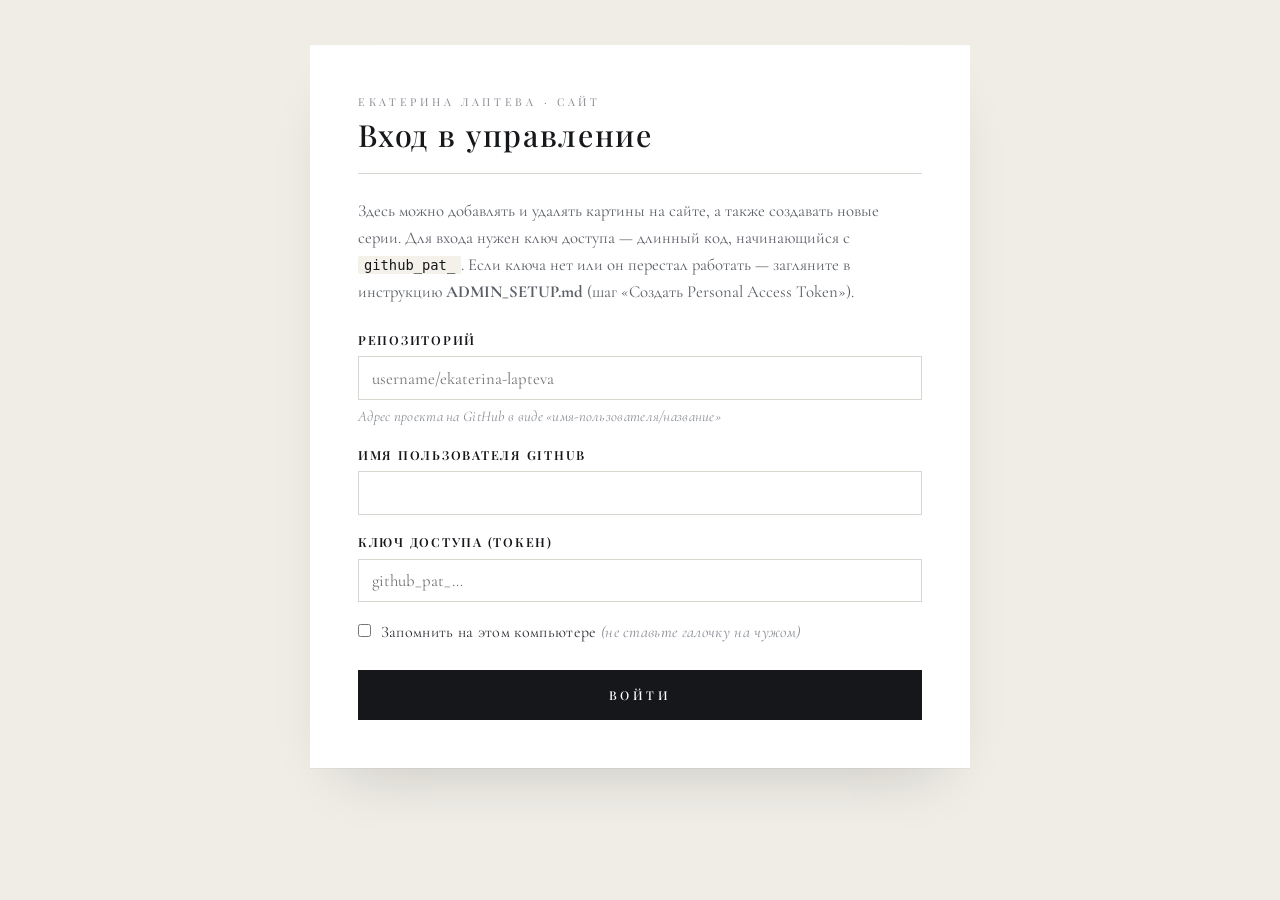
<file: admin/index.html>
<!DOCTYPE html>
<html lang="ru">
<head>
  <meta charset="UTF-8" />
  <meta name="viewport" content="width=device-width, initial-scale=1.0" />
  <title>Управление сайтом — Екатерина Лаптева</title>
  <link rel="preconnect" href="https://fonts.googleapis.com" />
  <link rel="preconnect" href="https://fonts.gstatic.com" crossorigin />
  <link href="https://fonts.googleapis.com/css2?family=Playfair+Display:ital,wght@0,300;0,400;0,500;0,600;1,300;1,400&family=Cormorant+Garamond:ital,wght@0,300;0,400;0,500;1,300;1,400&display=swap" rel="stylesheet" />
  <link rel="stylesheet" href="style.css" />
</head>
<body>
  <main id="app">

    <!-- ВХОД -->
    <section class="sheet" id="login-screen">
      <header class="sheet-head">
        <p class="sheet-label">Екатерина Лаптева · Сайт</p>
        <h1 class="sheet-title">Вход в управление</h1>
      </header>

      <p class="intro">
        Здесь можно добавлять и удалять картины на сайте, а также создавать новые серии.
        Для входа нужен ключ доступа — длинный код, начинающийся с
        <code>github_pat_</code>. Если ключа нет или он перестал работать —
        загляните в инструкцию <b>ADMIN_SETUP.md</b> (шаг «Создать Personal Access Token»).
      </p>

      <form id="login-form">
        <label>Репозиторий
          <input id="f-repo" required placeholder="username/ekaterina-lapteva" />
          <span class="field-hint">Адрес проекта на GitHub в виде «имя-пользователя/название»</span>
        </label>
        <label>Имя пользователя GitHub
          <input id="f-user" required autocomplete="username" />
        </label>
        <label>Ключ доступа (токен)
          <input id="f-token" type="password" required autocomplete="current-password" placeholder="github_pat_…" />
        </label>
        <label class="checkbox">
          <input id="f-remember" type="checkbox" />
          <span>Запомнить на этом компьютере <em>(не ставьте галочку на чужом)</em></span>
        </label>
        <button type="submit" class="btn">Войти</button>
      </form>
      <p class="error" id="login-error" hidden></p>
    </section>

    <!-- РАБОЧАЯ ОБЛАСТЬ -->
    <section class="sheet" id="workspace" hidden>
      <header class="sheet-head with-logout">
        <div>
          <p class="sheet-label">Екатерина Лаптева · Сайт</p>
          <h1 class="sheet-title">Управление работами</h1>
        </div>
        <button class="link" id="logout">Выйти</button>
      </header>

      <nav class="tabs">
        <button class="tab active" data-tab="add">Добавить работу</button>
        <button class="tab" data-tab="series">Новая серия</button>
        <button class="tab" data-tab="remove">Удалить</button>
      </nav>

      <!-- ДОБАВИТЬ РАБОТУ -->
      <div class="tab-pane active" data-pane="add">
        <p class="pane-intro">Картина появится в выбранной серии: и на главной странице, и на странице серии. Обычно это занимает 1–2 минуты.</p>
        <form id="add-form">
          <label>Серия
            <select id="add-series" required></select>
            <span class="field-hint">В какую серию добавить работу. Если нужной серии нет — создайте её на вкладке «Новая серия»</span>
          </label>
          <label>Название картины
            <input id="add-title" required maxlength="120" placeholder="Закат над морем" />
            <span class="field-hint">Без кавычек — они не нужны</span>
          </label>
          <label>Материалы
            <input id="add-material" required placeholder="Холст, масло, пастель" />
          </label>
          <label>Размер
            <input id="add-size" placeholder="100×80 см" />
            <span class="field-hint">Например «100×80 см» или «А4». Можно оставить пустым</span>
          </label>
          <label>Год
            <input id="add-year" required placeholder="2026" pattern="\d{4}" />
          </label>
          <label>Рассказ о работе <span class="opt">— необязательно</span>
            <textarea id="add-desc" rows="4" placeholder="История создания, смысл, детали…"></textarea>
            <span class="field-hint">Появится на странице серии под характеристиками работы</span>
          </label>
          <label>Фотография картины
            <input id="add-file" type="file" accept="image/jpeg,image/png,image/webp" required />
            <span class="field-hint">JPG или PNG. Файл сам переименуется по названию картины</span>
          </label>
          <button type="submit" class="btn">Добавить картину</button>
        </form>
      </div>

      <!-- НОВАЯ СЕРИЯ -->
      <div class="tab-pane" data-pane="series">
        <p class="pane-intro">Создаётся новая серия: отдельная страница и карусель на главной. После создания добавляйте в неё работы на вкладке «Добавить работу».</p>
        <form id="series-form">
          <label>Название серии
            <input id="ns-title" required maxlength="80" placeholder="Цветы и свет" />
          </label>
          <label>Адрес страницы <span class="opt">— заполнится сам</span>
            <input id="ns-id" required pattern="[a-z][a-z0-9-]{1,30}" placeholder="flowers" />
            <span class="field-hint">Латинские буквы без пробелов. Станет частью адреса: <code>series-<b id="ns-id-echo">…</b>.html</code></span>
          </label>
          <label>Материалы серии
            <input id="ns-material" required placeholder="Холст, масло, акрил" />
          </label>
          <label>Годы <span class="opt">— необязательно</span>
            <input id="ns-years" placeholder="2026" />
            <span class="field-hint">Можно не заполнять — посчитаются сами по добавленным работам</span>
          </label>
          <label>Описание серии
            <textarea id="ns-desc" rows="5" required placeholder="О чём эта серия, как возникла, что объединяет работы…"></textarea>
            <span class="field-hint">Пустая строка между абзацами = новый абзац на сайте</span>
          </label>
          <label>Обложка серии
            <input id="ns-file" type="file" accept="image/jpeg,image/png,image/webp" required />
            <span class="field-hint">Большая картинка в шапке страницы серии. Подойдёт фото одной из работ</span>
          </label>
          <button type="submit" class="btn">Создать серию</button>
        </form>
      </div>

      <!-- УДАЛИТЬ -->
      <div class="tab-pane" data-pane="remove">
        <p class="pane-intro">Картина исчезнет с главной страницы и со страницы серии, файл фотографии тоже удалится.</p>
        <form id="remove-form">
          <label>Серия
            <select id="rm-series" required></select>
          </label>
          <label>Картина
            <select id="rm-painting" required></select>
          </label>
          <button type="submit" class="btn danger">Удалить картину</button>
        </form>

        <details class="danger-zone">
          <summary>Удалить серию целиком…</summary>
          <p class="pane-intro">Удаляется страница серии, её блок на главной и <b>все фотографии работ</b> этой серии. Отменить нельзя.</p>
          <form id="remove-series-form">
            <label>Серия
              <select id="rms-series" required></select>
            </label>
            <label>Подтверждение
              <input id="rms-confirm" required placeholder="Введите название серии" autocomplete="off" />
              <span class="field-hint">Чтобы случайно не удалить — впишите название серии в точности</span>
            </label>
            <button type="submit" class="btn danger">Удалить серию навсегда</button>
          </form>
        </details>
      </div>

      <!-- СТАТУС -->
      <div class="log" id="log" hidden>
        <p class="log-title">Что происходит</p>
        <pre id="log-text"></pre>
      </div>
    </section>
  </main>

  <script src="app.js"></script>
</body>
</html>
</file>
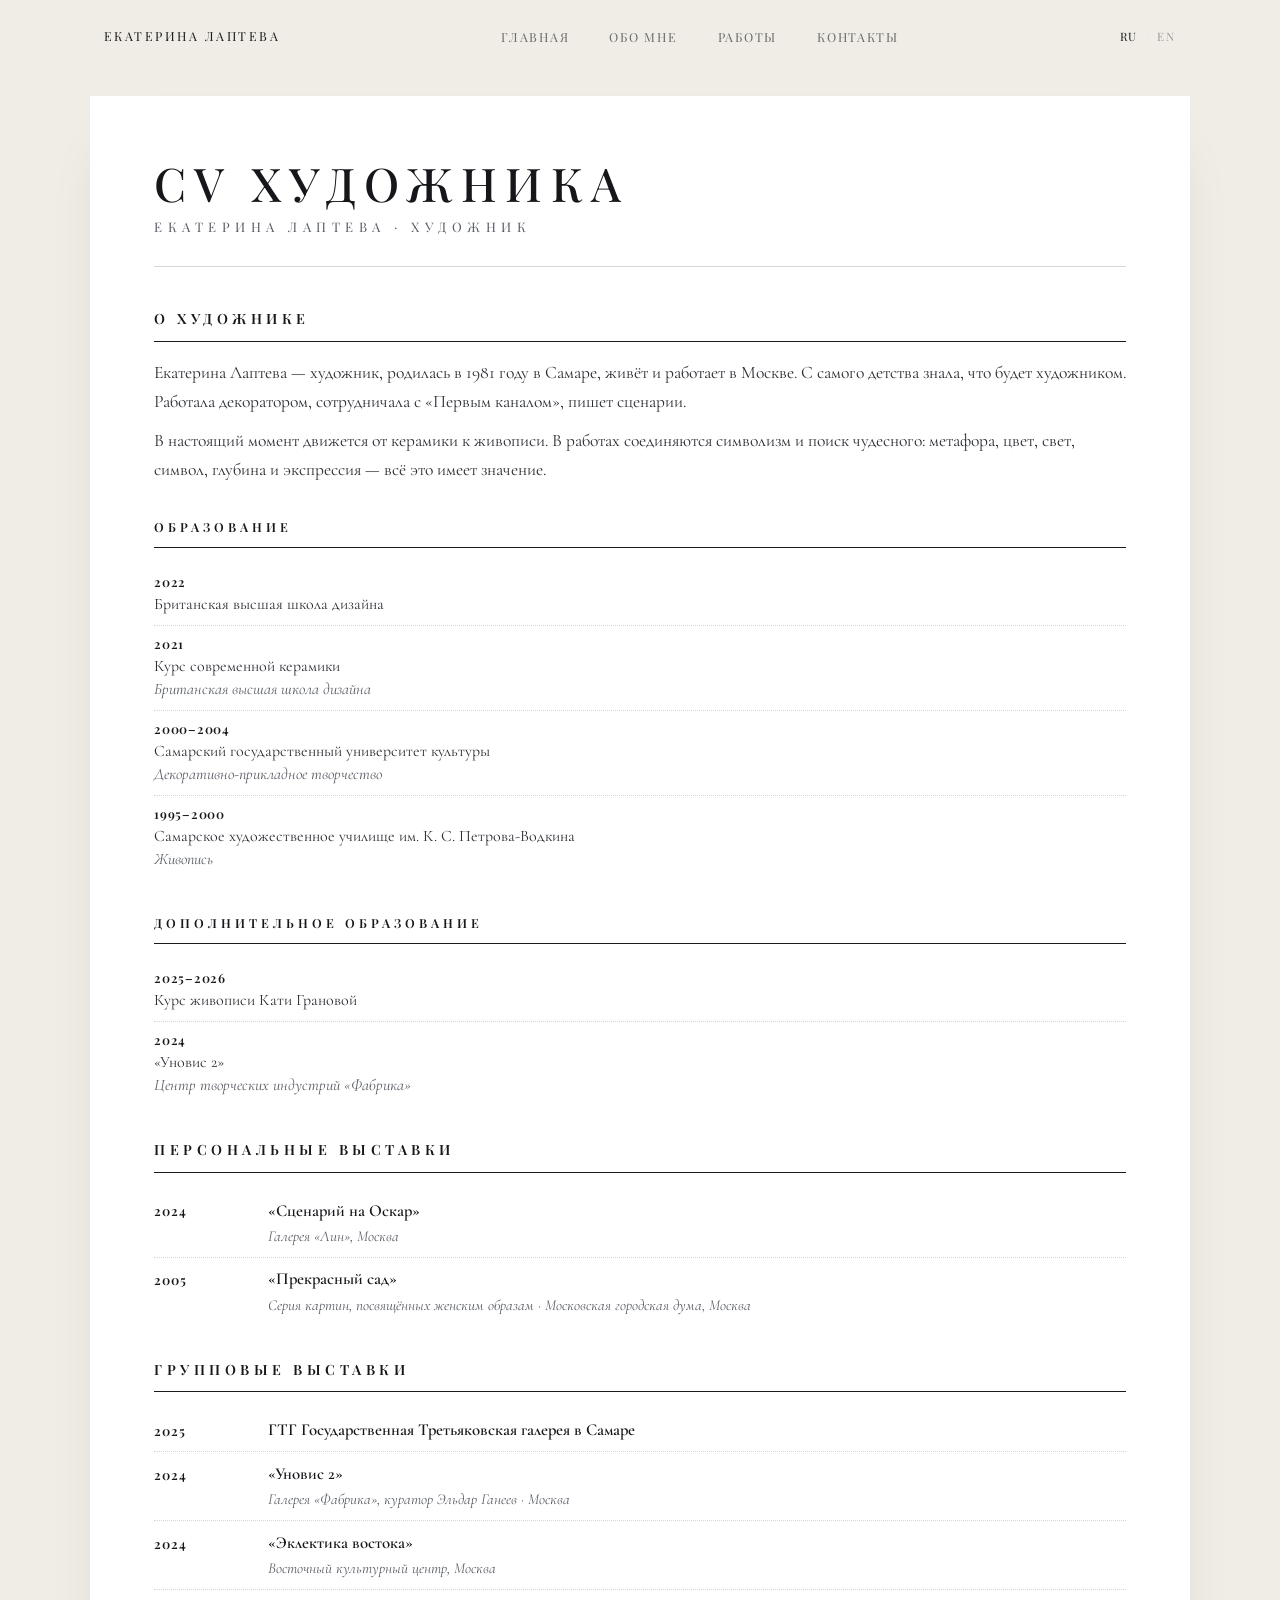
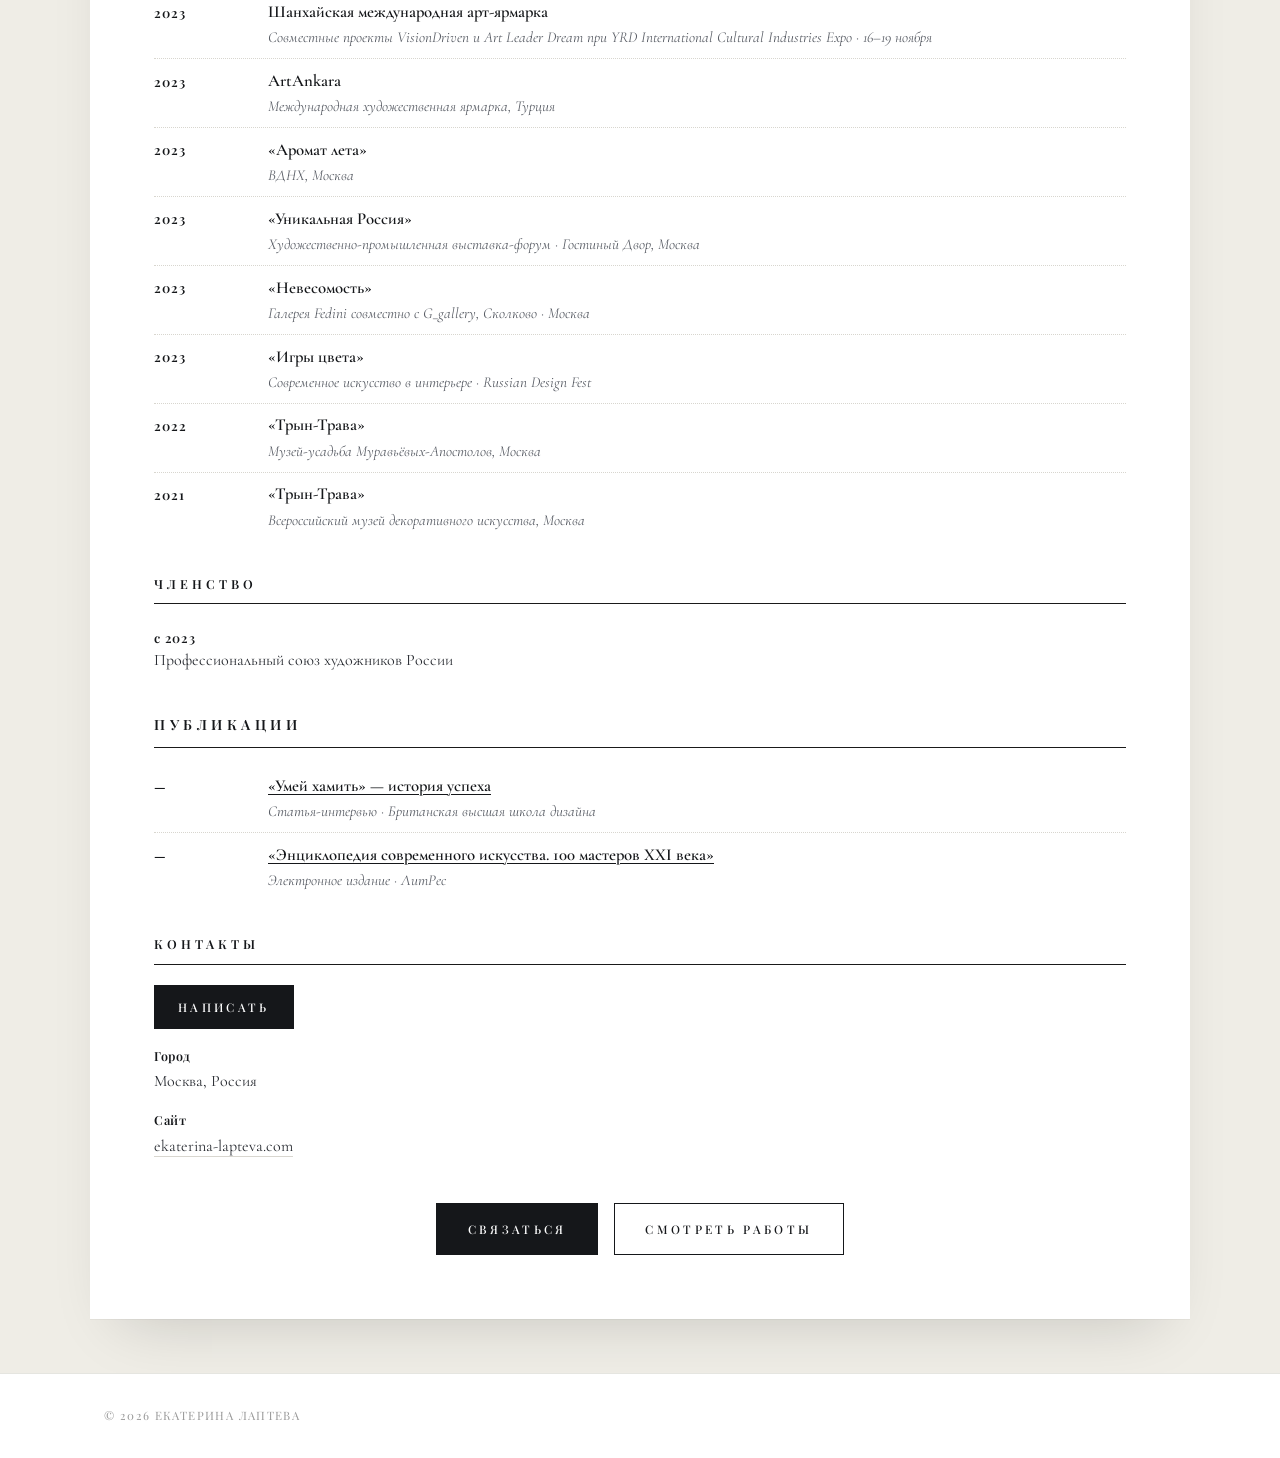
<file: cv.html>
<!DOCTYPE html>
<html lang="ru">
<head>
  <meta charset="UTF-8" />
  <meta name="viewport" content="width=device-width, initial-scale=1.0" />
  <title>CV художника — Екатерина Лаптева</title>
  <meta name="description" content="Екатерина Лаптева — биография, образование, выставки, публикации." />
  <link rel="preconnect" href="https://fonts.googleapis.com" />
  <link rel="preconnect" href="https://fonts.gstatic.com" crossorigin />
  <link href="https://fonts.googleapis.com/css2?family=Playfair+Display:ital,wght@0,300;0,400;0,500;0,600;0,700;1,300;1,400&family=Cormorant+Garamond:ital,wght@0,300;0,400;0,500;1,300;1,400&display=swap" rel="stylesheet" />
  <link rel="stylesheet" href="styles.css" />
  <style>
    :root {
      --cv-bg:        #FFFFFF;
      --cv-ink:       #15171A;
      --cv-text:      #2A2D33;
      --cv-mid:       #5A5E66;
      --cv-soft:      #8A8E96;
      --cv-rule:      #1A1A1A;
      --cv-rule-soft: #D8D6CF;
      --cv-side-bg:   #FAFAF8;
      --cv-accent:    #1A1A1A;
    }

    .cv-page { background: #EFEDE6; padding: clamp(6rem, 10vh, 9rem) clamp(1rem, 3vw, 2rem) clamp(3rem, 6vh, 5rem); }
    .cv-sheet { max-width: 1100px; margin: 0 auto; background: var(--cv-bg); box-shadow: 0 1px 0 rgba(0,0,0,0.04), 0 30px 60px -30px rgba(0,0,0,0.18); padding: clamp(2.5rem, 5vw, 4.5rem) clamp(2rem, 5vw, 4.25rem); }

    /* Header */
    .cv-head { display: grid; grid-template-columns: auto 1fr; gap: clamp(1.25rem, 3vw, 2.25rem); align-items: center; padding-bottom: 1.75rem; border-bottom: 1px solid var(--cv-rule-soft); margin-bottom: 2.5rem; }
    .cv-monogram { width: 92px; height: 92px; border: 1.5px solid var(--cv-ink); border-radius: 50%; display: grid; place-items: center; font-family: var(--font-serif); font-weight: 500; font-size: 1.7rem; letter-spacing: 0.06em; color: var(--cv-ink); }
    .cv-title-block .cv-title { font-family: var(--font-serif); font-weight: 500; font-size: clamp(1.9rem, 4vw, 2.9rem); letter-spacing: 0.18em; text-transform: uppercase; color: var(--cv-ink); line-height: 1; margin: 0 0 0.6rem; }
    .cv-title-block .cv-subtitle { font-family: var(--font-serif); font-weight: 400; font-size: 0.82rem; letter-spacing: 0.42em; text-transform: uppercase; color: var(--cv-mid); margin: 0; }

    /* Body — single column always */
    .cv-body { display: flex; flex-direction: column; gap: 2rem; }
    .cv-col-main, .cv-col-aside { grid-column: auto; }
    /* Order: bio → edu → edu-extra → solo → group → membership → publications → contacts */
    .cv-sec-bio          { order: 1; }
    .cv-sec-edu          { order: 2; }
    .cv-sec-edu-extra    { order: 3; }
    .cv-sec-solo         { order: 4; }
    .cv-sec-group        { order: 5; }
    .cv-sec-membership   { order: 6; }
    .cv-sec-publications { order: 7; }
    .cv-sec-contacts     { order: 8; }

    /* Sections */
    .cv-section + .cv-section { margin-top: 0; }
    .cv-section-title { font-family: var(--font-serif); font-weight: 600; font-size: 0.88rem; letter-spacing: 0.32em; text-transform: uppercase; color: var(--cv-ink); margin: 0 0 1rem; padding-bottom: 0.6rem; border-bottom: 1.5px solid var(--cv-rule); }

    .cv-objective { font-family: 'Cormorant Garamond', Georgia, serif; font-weight: 400; font-size: 1.1rem; line-height: 1.65; color: var(--cv-text); }
    .cv-objective p + p { margin-top: 0.65rem; }

    /* List entries (year + content) */
    .cv-list { list-style: none; padding: 0; margin: 0; }
    .cv-list li { display: grid; grid-template-columns: 90px 1fr; gap: 1.5rem; padding: 0.55rem 0; align-items: start; }
    .cv-list li + li { border-top: 1px dotted var(--cv-rule-soft); }
    .cv-year { font-family: var(--font-serif); font-weight: 600; font-size: 0.82rem; letter-spacing: 0.08em; color: var(--cv-ink); padding-top: 0.18rem; white-space: nowrap; }
    .cv-entry { font-family: 'Cormorant Garamond', Georgia, serif; font-weight: 400; font-size: 1.05rem; line-height: 1.5; color: var(--cv-text); }
    .cv-entry strong { font-weight: 600; color: var(--cv-ink); }
    .cv-entry em { font-style: italic; color: var(--cv-mid); }
    .cv-entry .cv-meta { display: block; font-size: 0.95rem; color: var(--cv-mid); font-style: italic; margin-top: 0.15rem; }
    .cv-entry a { color: var(--cv-ink); text-decoration: underline; text-decoration-thickness: 1px; text-underline-offset: 3px; }
    .cv-entry a:hover { text-decoration-thickness: 2px; }

    /* Sidebar sections */
    .cv-col-aside .cv-section-title { font-size: 0.78rem; }
    .cv-aside-block + .cv-aside-block { margin-top: 1rem; }
    .cv-aside-label { font-family: var(--font-serif); font-weight: 600; font-size: 0.78rem; letter-spacing: 0.06em; color: var(--cv-ink); margin: 0 0 0.2rem; }
    .cv-aside-value { font-family: 'Cormorant Garamond', Georgia, serif; font-weight: 400; font-size: 1rem; color: var(--cv-text); margin: 0; line-height: 1.5; word-break: break-word; }
    .cv-aside-value a { color: var(--cv-text); text-decoration: none; border-bottom: 1px solid var(--cv-rule-soft); }
    .cv-aside-value a:hover { border-bottom-color: var(--cv-ink); color: var(--cv-ink); }

    .cv-aside-list { list-style: none; padding: 0; margin: 0; }
    .cv-aside-list li { padding: 0.55rem 0; font-family: 'Cormorant Garamond', Georgia, serif; font-weight: 400; font-size: 1rem; color: var(--cv-text); line-height: 1.45; }
    .cv-aside-list li + li { border-top: 1px dotted var(--cv-rule-soft); }
    .cv-aside-list .cv-aside-yr { display: block; font-family: var(--font-serif); font-weight: 600; font-size: 0.8rem; letter-spacing: 0.06em; color: var(--cv-ink); margin-bottom: 0.1rem; }
    .cv-aside-list em { color: var(--cv-mid); font-style: italic; }

    /* Write button in aside */
    .cv-write-btn { display: inline-block; font-family: var(--font-serif); font-weight: 500; font-size: 0.74rem; letter-spacing: 0.28em; text-transform: uppercase; color: var(--cv-bg); background: var(--cv-ink); padding: 0.75rem 1.5rem; text-decoration: none; transition: background 0.3s ease, color 0.3s ease; margin-top: 0.25rem; }
    .cv-write-btn:hover { background: transparent; color: var(--cv-ink); outline: 1px solid var(--cv-ink); }

    /* Actions */
    .cv-actions { display: flex; gap: 1rem; justify-content: center; margin-top: clamp(2.5rem, 5vh, 3.5rem); flex-wrap: wrap; }
    .cv-btn { font-family: var(--font-serif); font-weight: 500; font-size: 0.74rem; letter-spacing: 0.28em; text-transform: uppercase; color: var(--cv-bg); background: var(--cv-ink); padding: 0.95rem 1.9rem; border: 1px solid var(--cv-ink); text-decoration: none; transition: background 0.3s ease, color 0.3s ease; }
    .cv-btn:hover { background: transparent; color: var(--cv-ink); }
    .cv-btn.secondary { background: transparent; color: var(--cv-ink); border-color: var(--cv-ink); }
    .cv-btn.secondary:hover { background: var(--cv-ink); color: var(--cv-bg); }

    /* Responsive */
    @media (max-width: 560px) {
      .cv-head { grid-template-columns: 1fr; text-align: center; justify-items: center; }
      .cv-list li { grid-template-columns: 70px 1fr; gap: 1rem; }
      .cv-year { font-size: 0.78rem; }
    }

    @media print {
      .navbar, .mobile-overlay, .footer, .cv-actions { display: none !important; }
      .cv-page { background: #fff; padding: 0; }
      .cv-sheet { box-shadow: none; padding: 1.5rem; max-width: 100%; }
      .cv-list li, .cv-aside-list li { break-inside: avoid; }
    }
  </style>
<!-- Yandex.Metrika counter -->
<script type="text/javascript">
    (function(m,e,t,r,i,k,a){
        m[i]=m[i]||function(){(m[i].a=m[i].a||[]).push(arguments)};
        m[i].l=1*new Date();
        for (var j = 0; j < document.scripts.length; j++) {if (document.scripts[j].src === r) { return; }}
        k=e.createElement(t),a=e.getElementsByTagName(t)[0],k.async=1,k.src=r,a.parentNode.insertBefore(k,a)
    })(window, document,'script','https://mc.yandex.ru/metrika/tag.js?id=109042510', 'ym');

    ym(109042510, 'init', {ssr:true, webvisor:true, clickmap:true, ecommerce:"dataLayer", referrer: document.referrer, url: location.href, accurateTrackBounce:true, trackLinks:true});
</script>
<noscript><div><img src="https://mc.yandex.ru/watch/109042510" style="position:absolute; left:-9999px;" alt="" /></div></noscript>
<!-- /Yandex.Metrika counter -->

  <link rel="canonical" href="https://ekaterina-lapteva.com/cv.html" />
</head>
<body>

  <!-- NAV -->
  <nav class="navbar" id="navbar" role="navigation" aria-label="Основная навигация">
    <div class="nav-inner">
      <a href="index.html" class="nav-logo" data-i18n="nav.logo">ЕКАТЕРИНА ЛАПТЕВА</a>
      <ul class="nav-links" id="navLinks" role="list">
        <li><a href="index.html#hero"     class="nav-link" data-i18n="nav.home">Главная</a></li>
        <li><a href="index.html#about"    class="nav-link active" data-i18n="nav.about">Обо мне</a></li>
        <li><a href="index.html#works"    class="nav-link" data-i18n="nav.works">Работы</a></li>
        <li><a href="index.html#contacts" class="nav-link" data-i18n="nav.contacts">Контакты</a></li>
      </ul>
      <div class="nav-right">
        <div class="lang-switch" role="group" aria-label="Язык">
          <button class="lang-btn active" data-lang="ru" aria-pressed="true">RU</button>
          <span class="lang-sep">|</span>
          <button class="lang-btn" data-lang="en" aria-pressed="false">EN</button>
        </div>
        <button class="burger" id="burger" aria-label="Меню" aria-expanded="false" aria-controls="navLinks">
          <span></span><span></span><span></span>
        </button>
      </div>
    </div>
  </nav>

  <div class="mobile-overlay" id="mobileOverlay" aria-hidden="true">
    <button class="overlay-close" id="overlayClose" aria-label="Закрыть меню">✕</button>
    <ul role="list">
      <li><a href="index.html#hero"     class="overlay-link" data-i18n="nav.home">Главная</a></li>
      <li><a href="index.html#about"    class="overlay-link" data-i18n="nav.about">Обо мне</a></li>
      <li><a href="index.html#works"    class="overlay-link" data-i18n="nav.works">Работы</a></li>
      <li><a href="index.html#contacts" class="overlay-link" data-i18n="nav.contacts">Контакты</a></li>
    </ul>
    <div class="overlay-lang">
      <button class="lang-btn active" data-lang="ru">RU</button><span class="lang-sep">|</span><button class="lang-btn" data-lang="en">EN</button>
    </div>
  </div>

  <main class="cv-page">
    <article class="cv-sheet">

      <header class="cv-head">
        <div class="cv-title-block">
          <h1 class="cv-title">CV художника</h1>
          <p class="cv-subtitle">Екатерина Лаптева · Художник</p>
        </div>
      </header>

      <div class="cv-body">

          <section class="cv-section cv-col-main cv-sec-bio">
            <h2 class="cv-section-title">О художнике</h2>
            <div class="cv-objective">
              <p>Екатерина Лаптева — художник, родилась в 1981 году в Самаре, живёт и работает в Москве. С самого детства знала, что будет художником. Работала декоратором, сотрудничала с «Первым каналом», пишет сценарии.</p>
              <p>В настоящий момент движется от керамики к живописи. В работах соединяются символизм и поиск чудесного: метафора, цвет, свет, символ, глубина и экспрессия — всё это имеет значение.</p>
            </div>
          </section>

          <section class="cv-section cv-col-main cv-sec-solo">
            <h2 class="cv-section-title">Персональные выставки</h2>
            <ul class="cv-list">
              <li>
                <span class="cv-year">2024</span>
                <span class="cv-entry"><strong>«Сценарий на Оскар»</strong><span class="cv-meta">Галерея «Лин», Москва</span></span>
              </li>
              <li>
                <span class="cv-year">2005</span>
                <span class="cv-entry"><strong>«Прекрасный сад»</strong><span class="cv-meta">Серия картин, посвящённых женским образам · Московская городская дума, Москва</span></span>
              </li>
            </ul>
          </section>

          <section class="cv-section cv-col-main cv-sec-group">
            <h2 class="cv-section-title">Групповые выставки</h2>
            <ul class="cv-list">
              <li>
                <span class="cv-year">2025</span>
                <span class="cv-entry"><strong>ГТГ Государственная Третьяковская галерея в Самаре</strong></span>
              </li>
              <li>
                <span class="cv-year">2024</span>
                <span class="cv-entry"><strong>«Уновис 2»</strong><span class="cv-meta">Галерея «Фабрика», куратор Эльдар Ганеев · Москва</span></span>
              </li>
              <li>
                <span class="cv-year">2024</span>
                <span class="cv-entry"><strong>«Эклектика востока»</strong><span class="cv-meta">Восточный культурный центр, Москва</span></span>
              </li>
              <li>
                <span class="cv-year">2023</span>
                <span class="cv-entry"><strong>Шанхайская международная арт-ярмарка</strong><span class="cv-meta">Совместные проекты VisionDriven и Art Leader Dream при YRD International Cultural Industries Expo · 16–19 ноября</span></span>
              </li>
              <li>
                <span class="cv-year">2023</span>
                <span class="cv-entry"><strong>ArtAnkara</strong><span class="cv-meta">Международная художественная ярмарка, Турция</span></span>
              </li>
              <li>
                <span class="cv-year">2023</span>
                <span class="cv-entry"><strong>«Аромат лета»</strong><span class="cv-meta">ВДНХ, Москва</span></span>
              </li>
              <li>
                <span class="cv-year">2023</span>
                <span class="cv-entry"><strong>«Уникальная Россия»</strong><span class="cv-meta">Художественно-промышленная выставка-форум · Гостиный Двор, Москва</span></span>
              </li>
              <li>
                <span class="cv-year">2023</span>
                <span class="cv-entry"><strong>«Невесомость»</strong><span class="cv-meta">Галерея Fedini совместно с G_gallery, Сколково · Москва</span></span>
              </li>
              <li>
                <span class="cv-year">2023</span>
                <span class="cv-entry"><strong>«Игры цвета»</strong><span class="cv-meta">Современное искусство в интерьере · Russian Design Fest</span></span>
              </li>
              <li>
                <span class="cv-year">2022</span>
                <span class="cv-entry"><strong>«Трын-Трава»</strong><span class="cv-meta">Музей-усадьба Муравьёвых-Апостолов, Москва</span></span>
              </li>
              <li>
                <span class="cv-year">2021</span>
                <span class="cv-entry"><strong>«Трын-Трава»</strong><span class="cv-meta">Всероссийский музей декоративного искусства, Москва</span></span>
              </li>
            </ul>
          </section>

          <section class="cv-section cv-col-main cv-sec-publications">
            <h2 class="cv-section-title">Публикации</h2>
            <ul class="cv-list">
              <li>
                <span class="cv-year">—</span>
                <span class="cv-entry">
                  <strong><a href="https://britishdesign.ru/alumni-stories/259292/" target="_blank" rel="noopener">«Умей хамить» — история успеха</a></strong>
                  <span class="cv-meta">Статья-интервью · Британская высшая школа дизайна</span>
                </span>
              </li>
              <li>
                <span class="cv-year">—</span>
                <span class="cv-entry">
                  <strong><a href="https://www.litres.ru/book/valentina-vaganova/enciklopediya-sovremennogo-iskusstva-100-masterov-xxi-v-70746748/chitat-onlayn/" target="_blank" rel="noopener">«Энциклопедия современного искусства. 100 мастеров XXI века»</a></strong>
                  <span class="cv-meta">Электронное издание · ЛитРес</span>
                </span>
              </li>
            </ul>
          </section>


          <section class="cv-section cv-col-aside cv-sec-contacts">
            <h2 class="cv-section-title">Контакты</h2>
            <div class="cv-aside-block">
              <a href="index.html#contacts" class="cv-write-btn">Написать</a>
            </div>
            <div class="cv-aside-block">
              <p class="cv-aside-label">Город</p>
              <p class="cv-aside-value">Москва, Россия</p>
            </div>
            <div class="cv-aside-block">
              <p class="cv-aside-label">Сайт</p>
              <p class="cv-aside-value"><a href="https://ekaterina-lapteva.com/">ekaterina-lapteva.com</a></p>
            </div>
          </section>

          <section class="cv-section cv-col-aside cv-sec-edu">
            <h2 class="cv-section-title">Образование</h2>
            <ul class="cv-aside-list">
              <li><span class="cv-aside-yr">2022</span>Британская высшая школа дизайна</li>
              <li><span class="cv-aside-yr">2021</span>Курс современной керамики<br/><em>Британская высшая школа дизайна</em></li>
              <li><span class="cv-aside-yr">2000–2004</span>Самарский государственный университет культуры<br/><em>Декоративно-прикладное творчество</em></li>
              <li><span class="cv-aside-yr">1995–2000</span>Самарское художественное училище им. К. С. Петрова-Водкина<br/><em>Живопись</em></li>
            </ul>
          </section>

          <section class="cv-section cv-col-aside cv-sec-edu-extra">
            <h2 class="cv-section-title">Дополнительное образование</h2>
            <ul class="cv-aside-list">
              <li><span class="cv-aside-yr">2025–2026</span>Курс живописи Кати Грановой</li>
              <li><span class="cv-aside-yr">2024</span>«Уновис 2»<br/><em>Центр творческих индустрий «Фабрика»</em></li>
            </ul>
          </section>

          <section class="cv-section cv-col-aside cv-sec-membership">
            <h2 class="cv-section-title">Членство</h2>
            <ul class="cv-aside-list">
              <li><span class="cv-aside-yr">с 2023</span>Профессиональный союз художников России</li>
            </ul>
          </section>


      </div>

      <div class="cv-actions">
        <a href="index.html#contacts" class="cv-btn">Связаться</a>
        <a href="index.html#works" class="cv-btn secondary">Смотреть работы</a>
      </div>

    </article>
  </main>

  <footer class="footer" role="contentinfo">
    <div class="container">
      <p class="footer-copy">© 2026 <span data-i18n="footer.name">Екатерина Лаптева</span></p>
    </div>
  </footer>

  <script src="script.js"></script>
</body>
</html>
</file>
<file: admin/style.css>
/* Админка — оформление в стиле сайта ekaterina-lapteva.com */

* { box-sizing: border-box; margin: 0; padding: 0; }

:root {
  --cream:  #EFEDE6;
  --paper:  #FFFFFF;
  --ink:    #15171A;
  --text:   #2A2D33;
  --mid:    #5A5E66;
  --muted:  #8A8E96;
  --border: #D8D6CF;
  --danger: #8C2B2B;
  --serif:  'Playfair Display', Georgia, serif;
  --alt:    'Cormorant Garamond', Georgia, serif;
}

body {
  min-height: 100vh;
  background: var(--cream);
  color: var(--text);
  font-family: var(--alt);
  font-size: 1.05rem;
  line-height: 1.6;
  display: flex;
  justify-content: center;
  padding: clamp(1.5rem, 5vh, 4rem) 1rem;
  -webkit-font-smoothing: antialiased;
}

#app { width: 100%; max-width: 660px; }

/* ── Лист ─────────────────────────────────────────── */
.sheet {
  background: var(--paper);
  padding: clamp(1.75rem, 4vw, 3rem);
  box-shadow: 0 1px 0 rgba(0,0,0,0.04), 0 30px 60px -30px rgba(0,0,0,0.18);
}
.sheet + .sheet { margin-top: 2rem; }

.sheet-head { padding-bottom: 1.25rem; border-bottom: 1px solid var(--border); margin-bottom: 1.5rem; }
.sheet-head.with-logout { display: flex; justify-content: space-between; align-items: flex-start; gap: 1rem; }

.sheet-label {
  font-family: var(--serif); font-size: 0.68rem; font-weight: 400;
  letter-spacing: 0.34em; text-transform: uppercase; color: var(--muted);
  margin-bottom: 0.5rem;
}
.sheet-title {
  font-family: var(--serif); font-weight: 500;
  font-size: clamp(1.4rem, 4vw, 1.9rem); letter-spacing: 0.06em;
  color: var(--ink); line-height: 1.15;
}

.intro, .pane-intro { color: var(--mid); margin-bottom: 1.5rem; }
.pane-intro { font-size: 1rem; }
code {
  background: #F3F1EA; padding: 1px 6px; border-radius: 2px;
  font-size: 0.82em; font-family: Consolas, monospace; color: var(--ink);
}

/* ── Поля ─────────────────────────────────────────── */
label {
  display: block; margin: 0 0 1.1rem;
  font-family: var(--serif); font-size: 0.78rem; font-weight: 600;
  letter-spacing: 0.14em; text-transform: uppercase; color: var(--ink);
}
.opt { font-weight: 400; text-transform: none; letter-spacing: 0.02em; color: var(--muted); }

input, select, textarea {
  display: block; width: 100%; margin-top: 0.4rem;
  padding: 0.65rem 0.8rem;
  font-family: var(--alt); font-size: 1.05rem; color: var(--text);
  background: var(--paper);
  border: 1px solid var(--border); border-radius: 0;
  letter-spacing: normal; text-transform: none; font-weight: 400;
}
textarea { resize: vertical; line-height: 1.55; }
input:focus, select:focus, textarea:focus {
  outline: none; border-color: var(--ink);
}
input[type="file"] { padding: 0.5rem; font-size: 0.95rem; cursor: pointer; }
input[type="file"]::file-selector-button {
  font-family: var(--serif); font-size: 0.7rem; letter-spacing: 0.18em; text-transform: uppercase;
  background: var(--ink); color: #fff; border: none; padding: 0.55rem 1rem;
  margin-right: 0.9rem; cursor: pointer;
}

.field-hint {
  display: block; margin-top: 0.35rem;
  font-family: var(--alt); font-size: 0.92rem; font-weight: 400;
  letter-spacing: 0.02em; text-transform: none; font-style: italic;
  color: var(--muted); line-height: 1.45;
}
.field-hint code { font-style: normal; }

label.checkbox {
  display: flex; align-items: baseline; gap: 0.6rem;
  font-family: var(--alt); font-size: 1rem; font-weight: 400;
  letter-spacing: 0.02em; text-transform: none; color: var(--text);
}
label.checkbox input { width: auto; margin: 0; }
label.checkbox em { color: var(--muted); font-style: italic; }

/* ── Кнопки ───────────────────────────────────────── */
.btn {
  display: block; width: 100%; margin-top: 1.5rem;
  font-family: var(--serif); font-weight: 500; font-size: 0.76rem;
  letter-spacing: 0.28em; text-transform: uppercase;
  color: #fff; background: var(--ink);
  padding: 1rem 1.5rem; border: 1px solid var(--ink); cursor: pointer;
  transition: background 0.25s ease, color 0.25s ease;
}
.btn:hover:not(:disabled) { background: transparent; color: var(--ink); }
.btn:disabled { opacity: 0.45; cursor: wait; }
.btn.danger { background: var(--danger); border-color: var(--danger); }
.btn.danger:hover:not(:disabled) { background: transparent; color: var(--danger); }

.link {
  background: none; border: none; cursor: pointer;
  font-family: var(--serif); font-size: 0.7rem; letter-spacing: 0.2em;
  text-transform: uppercase; color: var(--muted);
  border-bottom: 1px solid var(--border); padding: 0 0 2px;
}
.link:hover { color: var(--ink); border-color: var(--ink); }

/* ── Вкладки ──────────────────────────────────────── */
.tabs { display: flex; border-bottom: 1.5px solid var(--ink); margin-bottom: 1.75rem; }
.tab {
  flex: 1; background: none; border: none; cursor: pointer;
  font-family: var(--serif); font-size: 0.72rem; font-weight: 500;
  letter-spacing: 0.16em; text-transform: uppercase; color: var(--muted);
  padding: 0.85rem 0.25rem; transition: color 0.2s ease, background 0.2s ease;
}
.tab:hover { color: var(--ink); }
.tab.active { color: #fff; background: var(--ink); }

.tab-pane { display: none; }
.tab-pane.active { display: block; }

/* ── Опасная зона ─────────────────────────────────── */
.danger-zone { margin-top: 2.5rem; border-top: 1px solid var(--border); padding-top: 1.25rem; }
.danger-zone summary {
  cursor: pointer; font-family: var(--serif); font-size: 0.74rem;
  letter-spacing: 0.18em; text-transform: uppercase; color: var(--danger);
}
.danger-zone[open] summary { margin-bottom: 1rem; }

/* ── Ошибки и журнал ──────────────────────────────── */
.error {
  color: var(--danger); margin-top: 1rem; font-size: 1rem;
  border-left: 2px solid var(--danger); padding-left: 0.75rem;
}

.log { margin-top: 2rem; border-top: 1px solid var(--border); padding-top: 1.25rem; }
.log-title {
  font-family: var(--serif); font-size: 0.7rem; font-weight: 600;
  letter-spacing: 0.24em; text-transform: uppercase; color: var(--mid);
  margin-bottom: 0.75rem;
}
.log pre {
  background: var(--ink); color: #F5F4EF;
  padding: 1rem 1.1rem; font-size: 0.83rem; line-height: 1.65;
  font-family: Consolas, 'Courier New', monospace;
  max-height: 300px; overflow: auto;
  white-space: pre-wrap; word-break: break-word;
}

@media (max-width: 480px) {
  .tabs { flex-direction: column; border-bottom: none; border-left: 1.5px solid var(--ink); }
  .tab { text-align: left; padding-left: 0.9rem; }
}
</file>
<file: styles.css>
/* ============================================================
   ЕКАТЕРИНА ЛАПТЕВА — styles.css
   ============================================================ */

/* --- Variables --- */
:root {
  --cream:    #FAFAF8;
  --white:    #FFFFFF;
  --ink:      #1A1A1A;
  --mid:      #6B6B6B;
  --muted:    #999999;
  --border:   #E5E5E0;
  --black:    #000000;

  --font-serif: 'Playfair Display', Georgia, serif;
  --font-alt:   'Cormorant Garamond', Georgia, serif;

  --nav-h: 72px;
  --transition: 0.35s cubic-bezier(0.4, 0, 0.2, 1);
}

/* --- Reset --- */
*, *::before, *::after { box-sizing: border-box; margin: 0; padding: 0; }
html { scroll-behavior: smooth; }
body {
  background: var(--cream);
  color: var(--ink);
  font-family: var(--font-serif);
  font-weight: 300;
  line-height: 1.7;
  -webkit-font-smoothing: antialiased;
}
img { display: block; width: 100%; height: 100%; object-fit: cover; }
ul { list-style: none; }
a { text-decoration: none; color: inherit; }
button { background: none; border: none; cursor: pointer; font-family: inherit; }

/* --- Container --- */
.container { max-width: 1200px; margin: 0 auto; padding: 0 clamp(1.5rem, 5vw, 4rem); }

/* ============================================================
   NAVBAR
   ============================================================ */
.navbar {
  position: fixed; top: 0; left: 0; right: 0; z-index: 100;
  height: var(--nav-h);
  background: transparent;
  transition: background var(--transition), box-shadow var(--transition);
}
.navbar.scrolled {
  background: rgba(250, 250, 248, 0.94);
  backdrop-filter: blur(12px);
  box-shadow: 0 1px 0 var(--border);
}
.nav-inner {
  max-width: 1200px; margin: 0 auto;
  padding: 0 clamp(1.5rem, 5vw, 4rem);
  height: 100%;
  display: flex; align-items: center; justify-content: space-between;
  gap: 1.5rem;
}

.nav-logo {
  font-family: var(--font-serif); font-weight: 400; font-size: 0.78rem;
  letter-spacing: 0.2em; text-transform: uppercase; white-space: nowrap;
  transition: opacity var(--transition);
}
.nav-logo:hover { opacity: 0.55; }

.nav-links {
  display: flex; gap: 2.5rem; align-items: center;
}
.nav-link {
  font-family: var(--font-serif); font-weight: 300; font-size: 0.78rem;
  letter-spacing: 0.14em; text-transform: uppercase;
  color: var(--mid); transition: color var(--transition);
  position: relative; padding-bottom: 2px;
}
.nav-link::after {
  content: ''; position: absolute; bottom: -1px; left: 0; right: 0;
  height: 1px; background: var(--ink);
  transform: scaleX(0); transform-origin: left;
  transition: transform var(--transition);
}
.nav-link:hover, .nav-link.active { color: var(--ink); }
.nav-link:hover::after, .nav-link.active::after { transform: scaleX(1); }

.nav-right { display: flex; align-items: center; gap: 1.25rem; }

.lang-switch { display: flex; align-items: center; gap: 0.5rem; }
.lang-btn {
  font-family: var(--font-serif); font-weight: 300; font-size: 0.72rem;
  letter-spacing: 0.16em; text-transform: uppercase;
  color: var(--muted); transition: color var(--transition);
}
.lang-btn.active, .lang-btn:hover { color: var(--ink); }
.lang-sep { color: var(--border); font-size: 0.8rem; user-select: none; }

.burger { display: none; flex-direction: column; gap: 5px; padding: 4px; }
.burger span {
  display: block; width: 22px; height: 1px;
  background: var(--ink); transition: var(--transition);
}

/* ============================================================
   MOBILE OVERLAY
   ============================================================ */
.mobile-overlay {
  position: fixed; inset: 0; z-index: 200;
  background: var(--cream);
  display: flex; flex-direction: column;
  align-items: center; justify-content: center; gap: 2.5rem;
  opacity: 0; pointer-events: none;
  transition: opacity 0.4s ease;
}
.mobile-overlay.open { opacity: 1; pointer-events: all; }
.mobile-overlay ul { display: flex; flex-direction: column; align-items: center; gap: 1.8rem; }
.overlay-link {
  font-family: var(--font-serif); font-size: 1.6rem; font-weight: 300;
  letter-spacing: 0.06em; color: var(--ink);
  transition: opacity var(--transition);
}
.overlay-link:hover { opacity: 0.45; }
.overlay-lang { display: flex; align-items: center; gap: 0.75rem; }
.overlay-close {
  position: absolute; top: 1.5rem; right: clamp(1.5rem, 5vw, 4rem);
  font-size: 1.2rem; color: var(--mid);
  transition: color var(--transition);
}
.overlay-close:hover { color: var(--ink); }

/* ============================================================
   SECTION SHARED
   ============================================================ */
.section { padding: clamp(5rem, 10vw, 9rem) 0; }
.section-label {
  font-family: var(--font-serif); font-weight: 300; font-size: 0.7rem;
  letter-spacing: 0.25em; text-transform: uppercase;
  color: var(--muted); margin-bottom: 1rem;
}
.section-heading {
  font-family: var(--font-serif); font-weight: 300;
  font-size: clamp(2rem, 5vw, 3.25rem);
  line-height: 1.15; letter-spacing: -0.01em;
  margin-bottom: clamp(2.5rem, 5vw, 4.5rem);
}

/* ============================================================
   REVEAL ANIMATIONS
   ============================================================ */
.reveal {
  opacity: 0;
  transform: translateY(28px);
  transition: opacity 0.75s ease, transform 0.75s ease;
}
.reveal.visible { opacity: 1; transform: none; }
.reveal:nth-child(2) { transition-delay: 0.1s; }
.reveal:nth-child(3) { transition-delay: 0.18s; }
.reveal:nth-child(4) { transition-delay: 0.26s; }

/* ============================================================
   HERO
   ============================================================ */
.hero {
  position: relative; min-height: 100svh;
  display: flex; align-items: flex-end; overflow: hidden;
}
.hero-bg {
  position: absolute; inset: 0; will-change: transform;
}
.hero-bg::after {
  content: ''; position: absolute; inset: 0;
  background: linear-gradient(
    to bottom,
    rgba(250,250,248,0.08) 0%,
    rgba(250,250,248,0.45) 60%,
    rgba(250,250,248,0.88) 100%
  );
}
.hero-bg img {
  width: 100%; height: 100%; object-fit: cover;
  transform: scale(1.08);
  transition: transform 0.1s linear;
}

.hero-content {
  position: relative; z-index: 2;
  padding: 0 clamp(1.5rem, 5vw, 4rem) clamp(5rem, 10vw, 8rem);
  max-width: 1200px; margin: 0 auto; width: 100%;
}
.hero-subtitle {
  font-family: var(--font-serif); font-weight: 300; font-size: 0.78rem;
  letter-spacing: 0.28em; text-transform: uppercase; color: var(--mid);
  margin-bottom: 1.2rem;
  transition-delay: 0.1s;
}
.hero-title {
  font-family: var(--font-serif); font-weight: 300;
  font-size: clamp(3.2rem, 10vw, 8.5rem);
  line-height: 0.95; letter-spacing: -0.02em;
  color: var(--ink);
  transition-delay: 0.22s;
}
.hero-title-indent { padding-left: clamp(2rem, 6vw, 6rem); }

@keyframes blink { 0%, 100% { opacity: 1; } 50% { opacity: 0; } }
.hero-title.typing [data-i18n="hero.name.last"]::after {
  content: '|';
  font-weight: 200;
  animation: blink 0.75s step-start infinite;
  margin-left: 2px;
}
/* Hero tagline — появляется после завершения печати имени */
.hero-tagline {
  font-family: 'Cormorant Garamond', Georgia, serif;
  font-weight: 300; font-style: italic;
  font-size: clamp(1rem, 2vw, 1.3rem);
  letter-spacing: 0.04em;
  color: var(--ink);
  margin-top: 1.5rem;
  opacity: 0;
  transform: translateY(10px);
  transition: opacity 1.1s ease, transform 1.1s ease;
}
.hero-tagline.visible {
  opacity: 0.85;
  transform: translateY(0);
}
@media (prefers-reduced-motion: reduce) {
  .hero-tagline { transition: opacity 0.3s ease; transform: none; }
}

.hero-cta {
  display: inline-block; margin-top: clamp(2rem, 4vw, 3rem);
  font-family: var(--font-serif); font-weight: 300; font-size: 0.75rem;
  letter-spacing: 0.22em; text-transform: uppercase;
  color: var(--ink); border-bottom: 1px solid var(--ink);
  padding-bottom: 3px;
  transition: opacity var(--transition), transition-delay: 0.36s;
}
.hero-cta:hover { opacity: 0.5; }
.hero-cta.reveal { transition-delay: 0.36s; }

.hero-scroll-hint {
  position: absolute; bottom: 2.5rem; left: 50%; transform: translateX(-50%);
  z-index: 2;
}
.hero-scroll-hint span {
  display: block; width: 1px; height: 56px;
  background: linear-gradient(to bottom, transparent, var(--mid));
  animation: scrollLine 2s ease-in-out infinite;
}
@keyframes scrollLine {
  0%   { transform: scaleY(0); transform-origin: top; opacity: 1; }
  50%  { transform: scaleY(1); transform-origin: top; opacity: 1; }
  51%  { transform: scaleY(1); transform-origin: bottom; opacity: 1; }
  100% { transform: scaleY(0); transform-origin: bottom; opacity: 0; }
}

/* ============================================================
   ABOUT
   ============================================================ */
.about { background: var(--white); }
.about-grid {
  display: grid; grid-template-columns: 1fr 1fr; gap: clamp(3rem, 6vw, 7rem);
  align-items: start;
}
.about-image {
  aspect-ratio: 3/4; overflow: hidden;
}
.about-image img {
  width: 100%; height: 100%; object-fit: cover; object-position: center top;
  transition: transform 0.7s ease;
}
.about-image:hover img { transform: scale(1.03); }

.about-text { padding-top: 0.5rem; }
.about-text .section-label { margin-bottom: 0.6rem; }
.about-text .section-heading { margin-bottom: 2rem; font-size: clamp(1.6rem, 3.5vw, 2.4rem); }
.about-para {
  font-size: 1.05rem; color: var(--mid); margin-bottom: 1.4rem;
  font-weight: 300; line-height: 1.85;
}
.about-para--edu {
  font-size: 0.92rem; line-height: 1.9; color: var(--mid);
  display: flex; flex-direction: column; gap: 0.1rem;
  padding-left: 0.75rem; border-left: 1px solid var(--border);
  margin-bottom: 1rem;
}
.about-edu-head {
  font-family: var(--font-serif); font-weight: 400; font-size: 0.72rem;
  letter-spacing: 0.28em; text-transform: uppercase; color: var(--ink);
  margin-bottom: 0.35rem;
}

/* ============================================================
   WORKS
   ============================================================ */
.works { background: var(--cream); }
.works .container { margin-bottom: 1rem; }

.works-inquiry {
  text-align: center;
  padding: clamp(2rem, 4vh, 3rem) clamp(1.5rem, 4vw, 2.5rem);
  border-top: 1px solid var(--border);
  margin-top: clamp(3rem, 6vw, 5rem);
  font-family: 'Cormorant Garamond', Georgia, serif;
  font-weight: 300; font-style: italic;
  font-size: clamp(1rem, 1.6vw, 1.2rem);
  color: var(--mid);
  letter-spacing: 0.03em;
}
.works-inquiry a {
  display: inline-block;
  margin-top: 0.5rem;
  font-family: var(--font-serif);
  font-weight: 300; font-style: normal;
  font-size: 0.75rem; letter-spacing: 0.22em;
  text-transform: uppercase;
  color: var(--ink);
  border-bottom: 1px solid var(--ink);
  padding-bottom: 2px;
  text-decoration: none;
  transition: opacity var(--transition);
}
.works-inquiry a:hover { opacity: 0.5; }

.series-list { display: flex; flex-direction: column; gap: clamp(4rem, 7vw, 7rem); }

.series-header {
  display: flex; align-items: baseline; justify-content: space-between;
  gap: 1rem; margin-bottom: 1.75rem;
  border-bottom: 1px solid var(--border); padding-bottom: 1rem;
}
.series-title {
  font-family: var(--font-serif); font-weight: 300;
  font-size: clamp(1.25rem, 2.5vw, 1.75rem); letter-spacing: 0.01em;
}
.series-btn {
  font-family: var(--font-serif); font-weight: 300; font-size: 0.72rem;
  letter-spacing: 0.2em; text-transform: uppercase;
  color: var(--muted); border-bottom: 1px solid var(--border);
  padding-bottom: 2px; white-space: nowrap;
  transition: color var(--transition), border-color var(--transition);
}
.series-btn:hover { color: var(--ink); border-color: var(--ink); }

/* Carousel */
.carousel-wrap {
  overflow-x: auto; overflow-y: visible;
  -webkit-overflow-scrolling: touch;
  scrollbar-width: thin; scrollbar-color: var(--border) transparent; width: 100%; max-height: none;
}
.carousel-wrap::-webkit-scrollbar { height: 3px; }
.carousel-wrap::-webkit-scrollbar-track { background: transparent; }
.carousel-wrap::-webkit-scrollbar-thumb { background: var(--border); border-radius: 2px; }

.carousel {
  display: flex; gap: clamp(1rem, 2vw, 1.5rem);
  padding: 0 clamp(1.5rem, 4vw, 2.5rem) 2.75rem;
  width: max-content;
  min-width: 100%;
  align-items: flex-start;
}

.card {
  display: flex;
  flex-direction: column;
  flex-shrink: 0;
  cursor: pointer;
  width: min-content;
}

.card img {
  display: block;
  height: clamp(240px, 36vw, 420px);
  width: auto;
  max-width: none;
  object-fit: cover;
  transition: transform 0.55s ease;
}
.card:hover img {
  transform: scale(1.03);
}
@media (max-width: 720px) {
  .card img { height: clamp(340px, 78vw, 480px); }
}
.about-cv-link { margin-top: 1.5rem; font-family: var(--font-serif); font-weight: 300; font-size: 0.78rem; letter-spacing: 0.2em; text-transform: uppercase; }
.about-cv-link a { color: var(--ink); text-decoration: none; border-bottom: 1px solid var(--border); padding-bottom: 0.25rem; transition: border-color var(--transition); }
.about-cv-link a:hover { border-bottom-color: var(--ink); }

.card-caption {
  margin-top: 12px;
  padding-bottom: 0.25rem;
  font-size: 14px; letter-spacing: 0.04em;
  color: var(--muted); line-height: 1.45; color: #666;
  font-family: var(--font-serif); font-weight: 300;
  white-space: normal; word-break: break-word; overflow-wrap: break-word;
  width: 100%; max-width: 100%; min-width: 0;
}

.card-caption [data-i18n$=".title"] {
  font-weight: 700;
  color: #333;
}

.card-caption [data-i18n$=".mat"] {
  font-style: italic;
}

/* Decouple caption width from image width so a wide (landscape) image
   doesn't stretch its caption onto one line while square images wrap.
   Placed after the base .card-caption rule so it actually overrides it. */
@media (max-width: 720px) {
  .card-caption { max-width: min(78vw, 22rem); }
}

/* ============================================================
   CONTACTS
   ============================================================ */
.contacts { background: var(--white); }
.contacts-grid {
  display: grid; grid-template-columns: 1fr 1fr; gap: clamp(2rem, 5vw, 6rem);
  align-items: start;
}
.contact-name {
  font-family: var(--font-serif); font-weight: 400;
  font-size: clamp(1.1rem, 2vw, 1.4rem); margin-bottom: 0.6rem;
}
.contact-inn {
  font-size: 0.8rem; color: var(--muted); letter-spacing: 0.04em;
}

.contacts-social {
  display: flex; flex-direction: column; gap: 1.2rem; padding-top: 0.2rem;
}
.social-link {
  display: inline-flex; align-items: center; gap: 0.75rem;
  font-family: var(--font-serif); font-weight: 300; font-size: 0.82rem;
  letter-spacing: 0.1em; text-transform: uppercase;
  color: var(--mid); transition: color var(--transition);
}
.social-link:hover { color: var(--ink); }
.social-link svg { flex-shrink: 0; transition: transform var(--transition); }
.social-link:hover svg { transform: translateX(3px); }

/* ============================================================
   FOOTER
   ============================================================ */
.footer {
  border-top: 1px solid var(--border);
  padding: 2rem 0;
  background: var(--white);
}
.footer-copy {
  font-size: 0.72rem; letter-spacing: 0.12em; text-transform: uppercase;
  color: var(--muted);
}

/* ============================================================
   RESPONSIVE
   ============================================================ */
@media (max-width: 900px) {
  .nav-links { display: none; }
  .burger { display: flex; }

  .about-grid { grid-template-columns: 1fr; }
  .about-image { aspect-ratio: 3/4; max-width: 360px; margin: 0 auto; }

  .contacts-grid { grid-template-columns: 1fr; }
}

@media (max-width: 600px) {
  :root { --nav-h: 60px; }
  .hero-title { font-size: clamp(2.8rem, 14vw, 5rem); }
}

/* ============================================================
   SERIES PAGES
   ============================================================ */
.series-hero {
  position: relative; min-height: 56vh;
  display: flex; align-items: flex-end; overflow: hidden;
  background: var(--cream);
}
.series-hero-bg { position: absolute; inset: 0; }
.series-hero-bg::after {
  content: ''; position: absolute; inset: 0;
  background: linear-gradient(to bottom,
    rgba(250,250,248,0.05) 0%, rgba(250,250,248,0.50) 55%, rgba(250,250,248,0.92) 100%);
}
.series-hero-bg img { width: 100%; height: 100%; object-fit: cover; transform: scale(1.06); }
.series-hero-content {
  position: relative; z-index: 2;
  padding: 0 clamp(1.5rem,5vw,4rem) clamp(3.5rem,7vw,6rem);
  max-width: 1200px; margin: 0 auto; width: 100%;
}
.series-hero-back {
  display: inline-flex; align-items: center; gap: 0.5rem;
  font-family: var(--font-serif); font-weight: 300; font-size: 0.72rem;
  letter-spacing: 0.2em; text-transform: uppercase;
  color: var(--mid); margin-bottom: 1.8rem;
  transition: color var(--transition);
}
.series-hero-back svg { transition: transform var(--transition); }
.series-hero-back:hover { color: var(--ink); }
.series-hero-back:hover svg { transform: translateX(-3px); }
.series-hero-label {
  font-family: var(--font-serif); font-weight: 300; font-size: 0.72rem;
  letter-spacing: 0.28em; text-transform: uppercase; color: var(--muted); margin-bottom: 0.9rem;
}
.series-hero-title {
  font-family: var(--font-serif); font-weight: 300;
  font-size: clamp(2.8rem, 8vw, 6.5rem);
  line-height: 0.95; letter-spacing: -0.02em; color: var(--ink);
}

/* Description block */
.series-description {
  background: var(--white); padding: clamp(3rem,6vw,5rem) 0;
  border-bottom: 1px solid var(--border);
}
.desc-grid {
  display: grid; grid-template-columns: 1fr 2fr;
  gap: clamp(3rem,6vw,7rem); align-items: start;
}
.desc-meta-item { margin-bottom: 1.5rem; }
.desc-meta-label {
  font-family: var(--font-serif); font-size: 0.68rem;
  letter-spacing: 0.24em; text-transform: uppercase;
  color: var(--muted); margin-bottom: 0.35rem;
}
.desc-meta-value {
  font-family: var(--font-serif); font-weight: 300; font-size: 0.92rem;
  color: var(--ink); line-height: 1.6;
}
.desc-text {
  font-family: var(--font-serif); font-weight: 300;
  font-size: 1.05rem; color: var(--mid); line-height: 1.9;
}
.desc-text p + p { margin-top: 1.2em; }
.desc-collapse {
  overflow: hidden; transition: max-height 0.6s cubic-bezier(0.4,0,0.2,1);
}
.desc-collapse.collapsed { max-height: 6.5em; }
.desc-collapse.expanded  { max-height: 9999px; }
.desc-toggle {
  display: inline-flex; align-items: center; gap: 0.45rem;
  margin-top: 1.1rem;
  font-family: var(--font-serif); font-weight: 300; font-size: 0.74rem;
  letter-spacing: 0.18em; text-transform: uppercase;
  color: var(--ink); border-bottom: 1px solid var(--ink);
  padding-bottom: 2px; cursor: pointer;
  transition: opacity var(--transition);
  background: none; border-top: none; border-left: none; border-right: none;
}
.desc-toggle:hover { opacity: 0.5; }
.desc-toggle-icon { display: inline-block; transition: transform 0.35s ease; }
.desc-toggle.open .desc-toggle-icon { transform: rotate(180deg); }

/* Gallery */
.series-gallery { background: var(--cream); padding: clamp(4rem,8vw,7rem) 0; }
.works-list { display: flex; flex-direction: column; gap: clamp(5rem,9vw,8rem); }
.work-item {
  display: grid; grid-template-columns: 1fr 1fr;
  gap: clamp(2rem,4vw,5rem); align-items: start;
}
.work-item:nth-child(even) .work-images { order: 2; }
.work-item:nth-child(even) .work-info  { order: 1; }
.work-main-img {
  overflow: hidden; margin-bottom: 0.75rem; cursor: pointer;
}
.work-main-img img {
  width: 100%; height: auto; display: block;
  transition: transform 0.6s ease, opacity 0.6s ease;
}
.work-main-img:hover img { transform: scale(1.03); opacity: 0.9; }
.work-thumbs { display: flex; gap: 0.6rem; flex-wrap: wrap; }
.work-thumb {
  width: clamp(60px,8vw,90px); aspect-ratio: 1/1;
  overflow: hidden; cursor: pointer; opacity: 0.55;
  border: 1px solid transparent;
  transition: opacity var(--transition), border-color var(--transition);
}
.work-thumb.active { opacity: 1; border-color: var(--ink); }
.work-thumb:hover { opacity: 0.85; }
.work-thumb img { width: 100%; height: 100%; object-fit: cover; }
.work-info { padding-top: 1rem; }
.work-number {
  font-family: var(--font-serif); font-weight: 300; font-size: 0.68rem;
  letter-spacing: 0.3em; text-transform: uppercase;
  color: var(--muted); margin-bottom: 0.9rem;
}
.work-title {
  font-family: var(--font-serif); font-weight: 300;
  font-size: clamp(1.4rem,2.8vw,2rem);
  line-height: 1.15; letter-spacing: -0.01em; margin-bottom: 1.6rem;
}
.work-details { display: flex; flex-direction: column; gap: 0.8rem; margin-bottom: 2rem; }
.work-description {
  font-family: 'Cormorant Garamond', Georgia, serif;
  font-weight: 400; font-size: 1.05rem; line-height: 1.65;
  color: var(--ink); margin: 0 0 1.5rem; opacity: 0.85;
}
.work-description p { margin: 0 0 0.75rem; }
.work-description p:last-child { margin-bottom: 0; }
.work-detail-row {
  display: flex; gap: 1rem;
  border-bottom: 1px solid var(--border); padding-bottom: 0.75rem;
}
.work-detail-key {
  font-family: var(--font-serif); font-size: 0.7rem;
  letter-spacing: 0.2em; text-transform: uppercase;
  color: var(--muted); min-width: 100px; padding-top: 0.1rem; flex-shrink: 0;
}
.work-detail-val {
  font-family: var(--font-serif); font-weight: 300; font-size: 0.9rem;
  color: var(--ink); line-height: 1.5;
}
.work-note {
  font-family: var(--font-serif); font-weight: 300;
  font-size: 0.92rem; color: var(--mid);
  line-height: 1.8; font-style: italic;
}

/* Lightbox */
.lightbox {
  position: fixed; inset: 0; z-index: 500;
  background: rgba(26,26,26,0.96);
  display: flex; align-items: center; justify-content: center;
  opacity: 0; pointer-events: none;
  transition: opacity 0.35s ease;
}
.lightbox.open { opacity: 1; pointer-events: all; }
.lightbox-img-wrap { max-width: 90vw; max-height: 90vh; position: relative; }
.lightbox-img-wrap img { max-width: 90vw; max-height: 88vh; object-fit: contain; width: auto; height: auto; }
.lightbox-close {
  position: absolute; top: -2.5rem; right: 0;
  color: rgba(255,255,255,0.6); font-family: var(--font-serif); font-size: 0.72rem;
  letter-spacing: 0.2em; text-transform: uppercase;
  cursor: pointer; transition: color 0.2s;
}
.lightbox-close:hover { color: #fff; }
.lightbox-prev, .lightbox-next {
  position: absolute; top: 50%; transform: translateY(-50%);
  color: rgba(255,255,255,0.5); font-size: 1.6rem;
  cursor: pointer; padding: 1rem;
  transition: color 0.2s; user-select: none;
  background: none; border: none;
}
.lightbox-prev { left: -3.5rem; }
.lightbox-next { right: -3.5rem; }
.lightbox-prev:hover, .lightbox-next:hover { color: #fff; }
.lightbox-caption {
  position: absolute; bottom: -2.2rem; left: 0; right: 0;
  text-align: center; color: rgba(255,255,255,0.45);
  font-family: var(--font-serif); font-weight: 300; font-size: 0.75rem; letter-spacing: 0.1em;
}

/* Statement / quote block on index page */
.statement {
  background: #F5F5F2;
  border-top: 1px solid var(--border);
  border-bottom: 1px solid var(--border);
  padding: clamp(3.5rem,7vw,6rem) 0;
}
.statement-inner {
  max-width: 760px;
  position: relative;
}
.statement-inner::before {
  content: '\201C';
  font-family: var(--font-serif); font-size: clamp(5rem,10vw,8rem);
  line-height: 0.8; color: #D8D8D0;
  position: absolute; top: -0.4rem; left: -0.5rem;
  pointer-events: none; user-select: none;
}
.statement-label {
  font-family: var(--font-serif); font-size: 0.72rem;
  letter-spacing: 0.28em; text-transform: uppercase;
  color: var(--muted); margin-bottom: 1.4rem;
  position: relative;
}
.statement-collapse {
  overflow: hidden; transition: max-height 0.7s cubic-bezier(0.4,0,0.2,1);
}
.statement-collapse.collapsed { max-height: 5.2em; }
.statement-collapse.expanded  { max-height: 9999px; }
.statement-text {
  font-family: var(--font-serif); font-style: italic; font-weight: 300;
  font-size: clamp(1rem,1.6vw,1.15rem); color: var(--ink); line-height: 1.95;
  border-left: 2px solid #C0C0B8; padding-left: 1.75rem;
}
.statement-text p + p { margin-top: 1.3em; }
.statement-text .dialogue { font-style: normal; color: var(--ink); }
.statement-toggle {
  display: inline-flex; align-items: center; gap: 0.45rem;
  margin-top: 1.4rem;
  font-family: var(--font-serif); font-weight: 300; font-size: 0.74rem;
  letter-spacing: 0.18em; text-transform: uppercase;
  color: var(--ink); border-bottom: 1px solid var(--ink);
  padding-bottom: 2px; cursor: pointer;
  transition: opacity var(--transition);
  background: none; border-top: none; border-left: none; border-right: none;
}
.statement-toggle:hover { opacity: 0.5; }
.statement-toggle-icon { display: inline-block; transition: transform 0.35s ease; }
.statement-toggle.open .statement-toggle-icon { transform: rotate(180deg); }

/* VK icon text badge */
.social-vk-icon {
  display: inline-flex; align-items: center; justify-content: center;
  width: 20px; height: 20px;
  font-size: 0.6rem; font-weight: 600; letter-spacing: 0.04em;
  color: currentColor; border: 1.5px solid currentColor;
  border-radius: 3px; line-height: 1; flex-shrink: 0;
}

@media (max-width: 900px) {
  .desc-grid { grid-template-columns: 1fr; }
  .work-item { grid-template-columns: 1fr; }
  .work-item:nth-child(even) .work-images,
  .work-item:nth-child(even) .work-info { order: unset; }
  .lightbox-prev { left: -0.5rem; }
  .lightbox-next { right: -0.5rem; }
}
@media (max-width: 600px) {
  .series-hero-title { font-size: clamp(2.4rem,14vw,3.5rem); }
}
</file>
